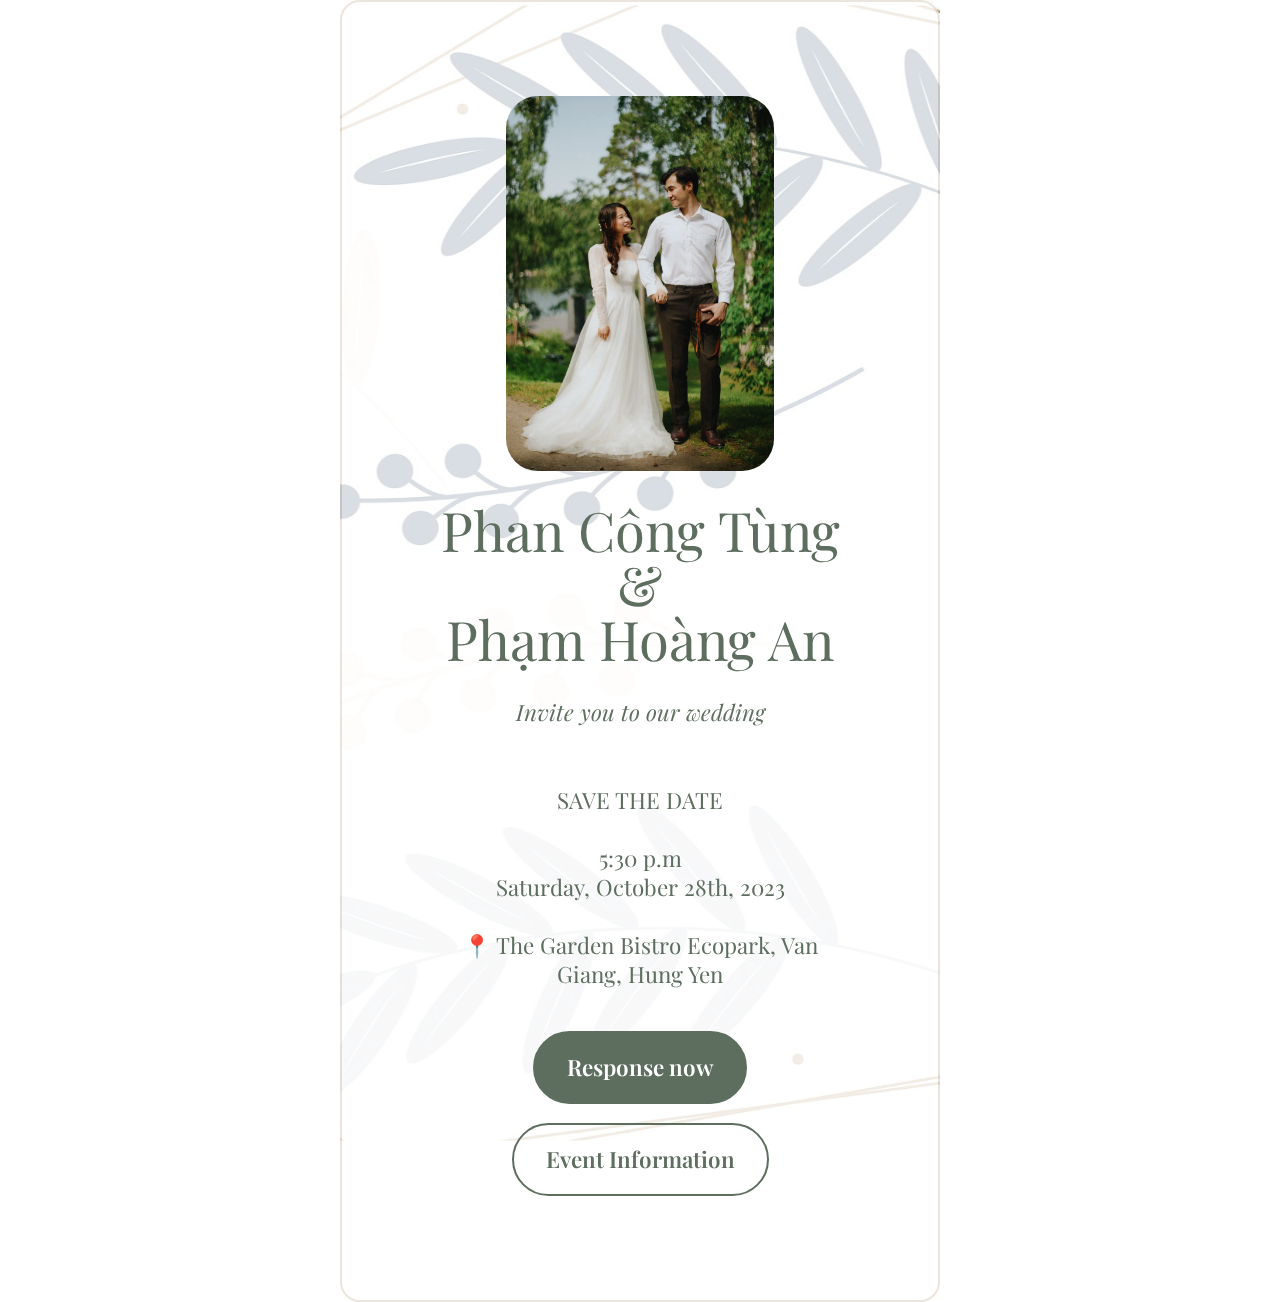
<file: index.html>
<!DOCTYPE html>
<html>

<head>
  <!-- Site made with Mobirise Website Builder v5.9.0, https://mobirise.com -->
  <meta charset="UTF-8">
  <meta http-equiv="X-UA-Compatible" content="IE=edge">
  <meta name="generator" content="Mobirise v5.9.0, mobirise.com">
  <meta name="viewport" content="width=device-width, initial-scale=1, minimum-scale=1">
  <link rel="shortcut icon" href="assets/images/146457-128x128.png" type="image/x-icon">
  <meta name="description" content="">


  <title>Frontpage</title>
  <link rel="stylesheet" href="assets/bootstrap/css/bootstrap.min.css">
  <link rel="stylesheet" href="assets/bootstrap/css/bootstrap-grid.min.css">
  <link rel="stylesheet" href="assets/bootstrap/css/bootstrap-reboot.min.css">
  <link rel="stylesheet" href="assets/parallax/jarallax.css">
  <link rel="stylesheet" href="assets/theme/css/style.css">
  <link rel="preload"
    href="https://fonts.googleapis.com/css?family=Playfair+Display:400,500,600,700,800,900,400i,500i,600i,700i,800i,900i&display=swap"
    as="style" onload="this.onload=null;this.rel='stylesheet'">
  <noscript>
    <link rel="stylesheet"
      href="https://fonts.googleapis.com/css?family=Playfair+Display:400,500,600,700,800,900,400i,500i,600i,700i,800i,900i&display=swap">
  </noscript>
  <link rel="preload" as="style" href="assets/mobirise/css/mbr-additional.css">
  <link rel="stylesheet" href="assets/mobirise/css/mbr-additional.css" type="text/css">




</head>

<body>

  <div class="main-content-wrapper">
    <section data-bs-version="5.1" class="header12 cid-tMr0xqbiCh mbr-parallax-background main-content" id="header12-0">
      <div class="mbr-overlay invitation-layout" style="opacity: 0.8; background-color: rgb(255, 255, 255);"></div>
      <div class="text-center container">
        <div class="row mb-4 justify-content-center">
          <div class="col-12 col-md-6">
            <img class="w-100" src="assets/images/2023-08-08-18.47.33-915x1280.jpg" alt="">
          </div>
        </div>
        <div class="row justify-content-center">
          <div class="col-md-12 col-lg-9">
            <h1 class="mbr-section-title mbr-fonts-style mb-4 display-2">Phan Công Tùng <br>&amp; <br>Phạm Hoàng An</h1>
            <p class="mbr-text mbr-fonts-style mb-4 display-7"><em>
                Invite you to our wedding<br></em><br><br>SAVE THE DATE<br><br>5:30 p.m <br>Saturday, October 28th,
              2023<br><br>📍 The Garden Bistro Ecopark, Van Giang, Hung Yen<br></p>
            <div class="mbr-section-btn mt-4"><a class="btn btn-primary display-7"
                href="https://docs.google.com/forms/d/1Z6UUgmiE51zOVCgma87ySWihM6yQ5Pu80XU4ngGb8Bg"
                target="_blank">Response now</a> <a class="btn btn-primary-outline display-7" href="page1.html">Event
                Information</a></div>
          </div>
        </div>
      </div>
    </section>
  </div>


  <script src="assets/bootstrap/js/bootstrap.bundle.min.js"></script>
  <script src="assets/parallax/jarallax.js"></script>
  <script src="assets/smoothscroll/smooth-scroll.js"></script>
  <script src="assets/ytplayer/index.js"></script>
  <script src="assets/theme/js/script.js"></script>



</body>

</html>
</file>
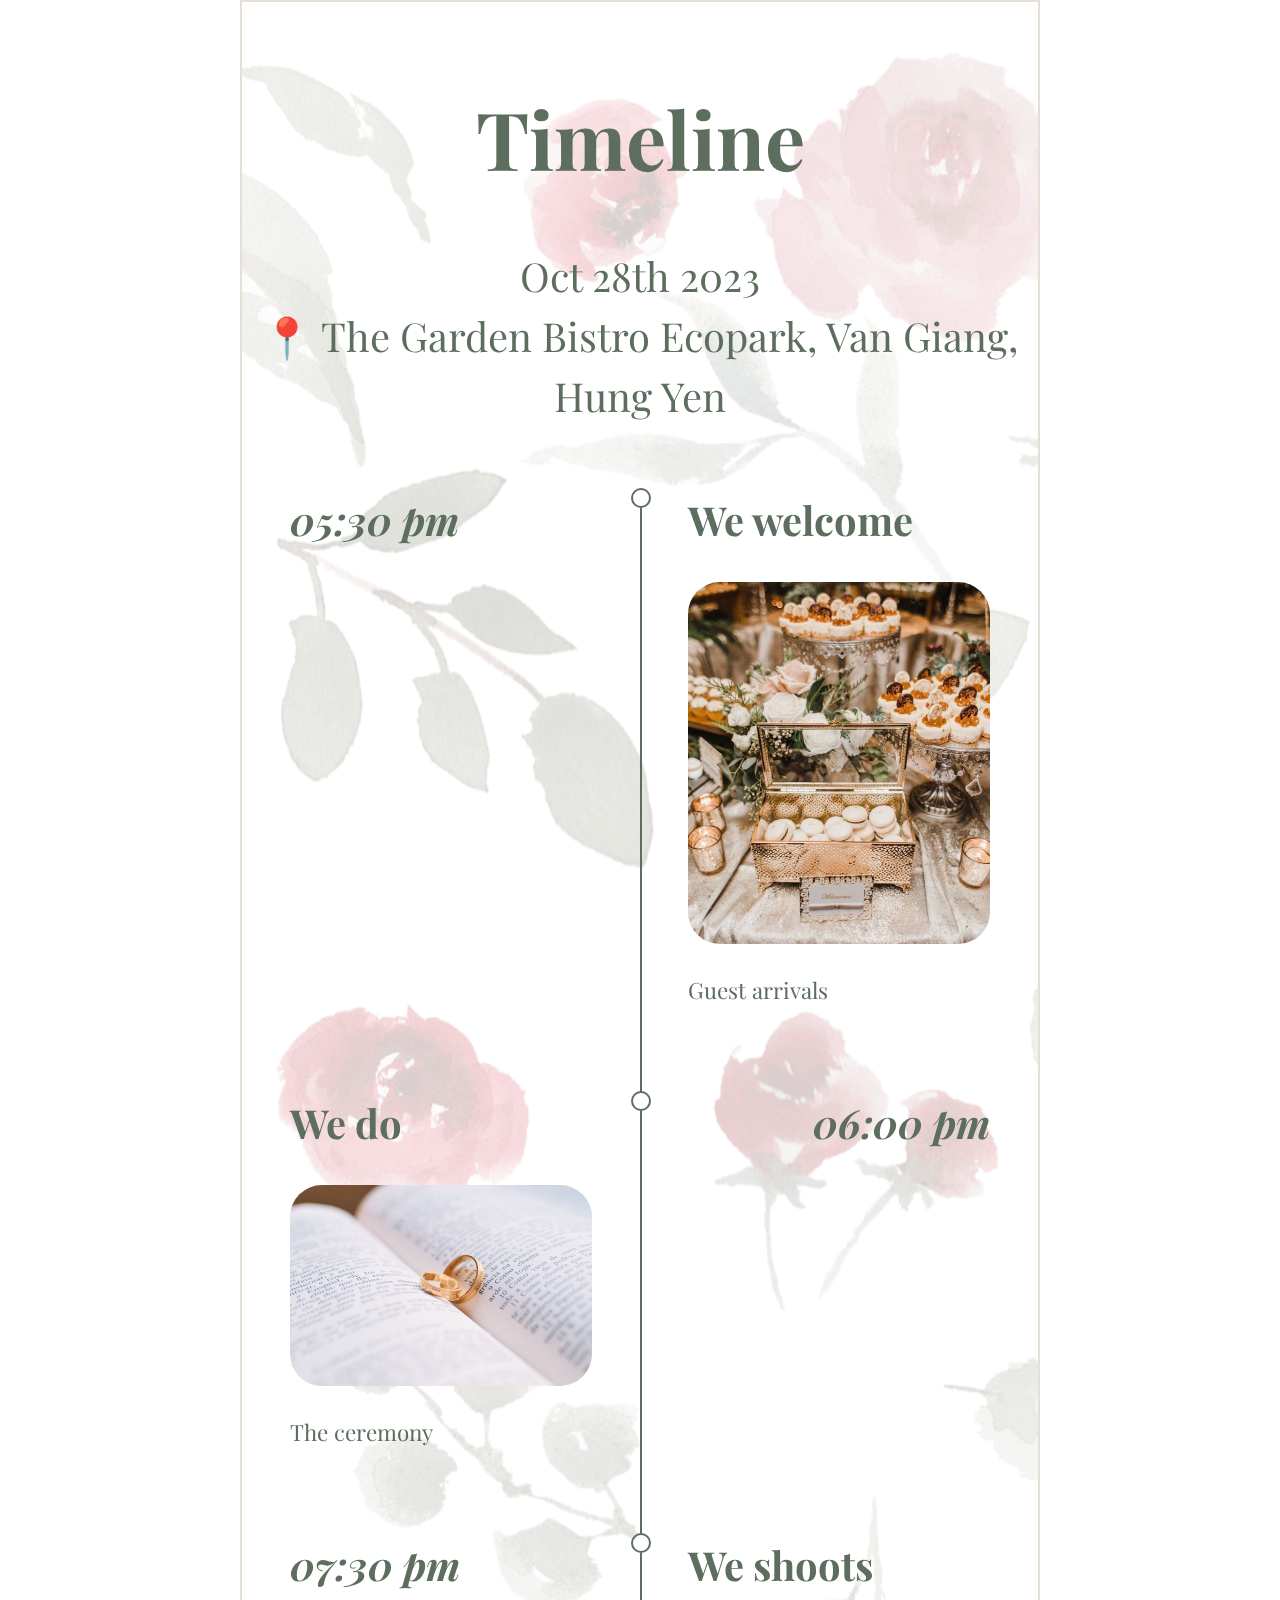
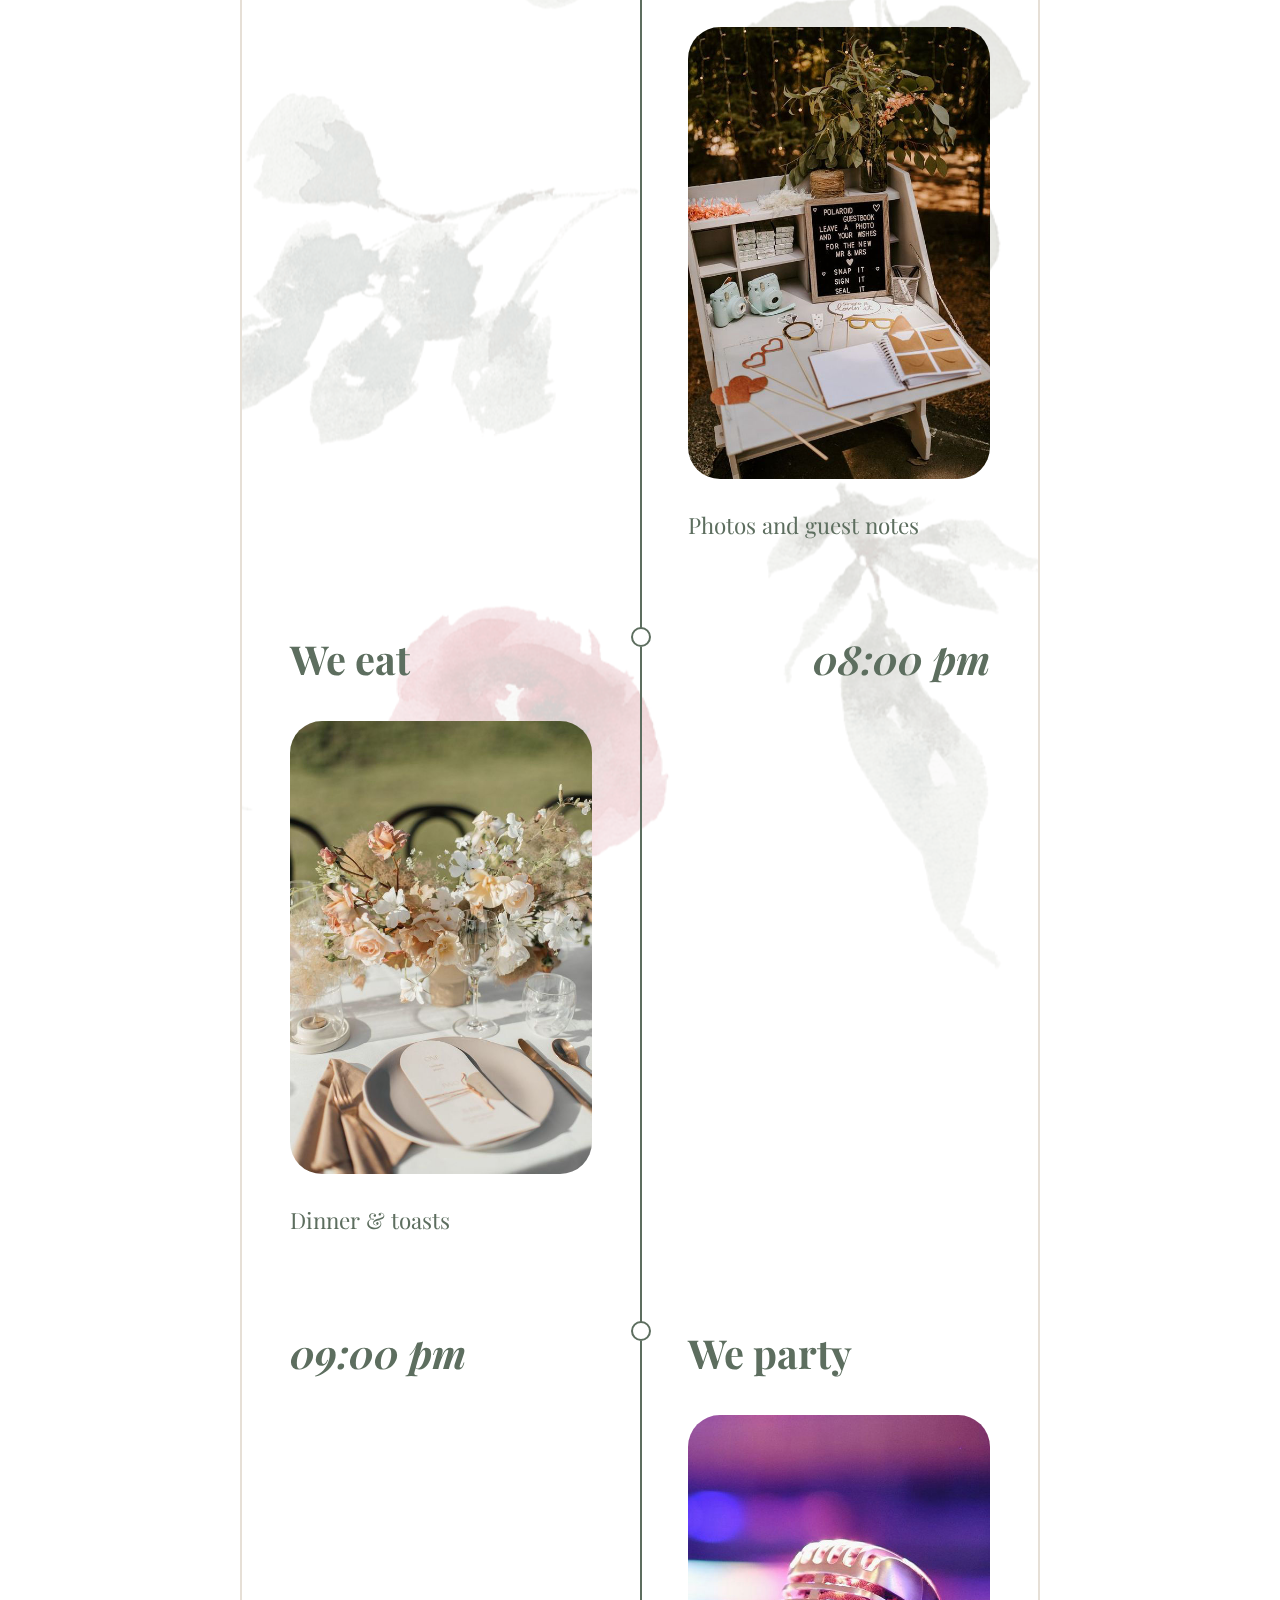
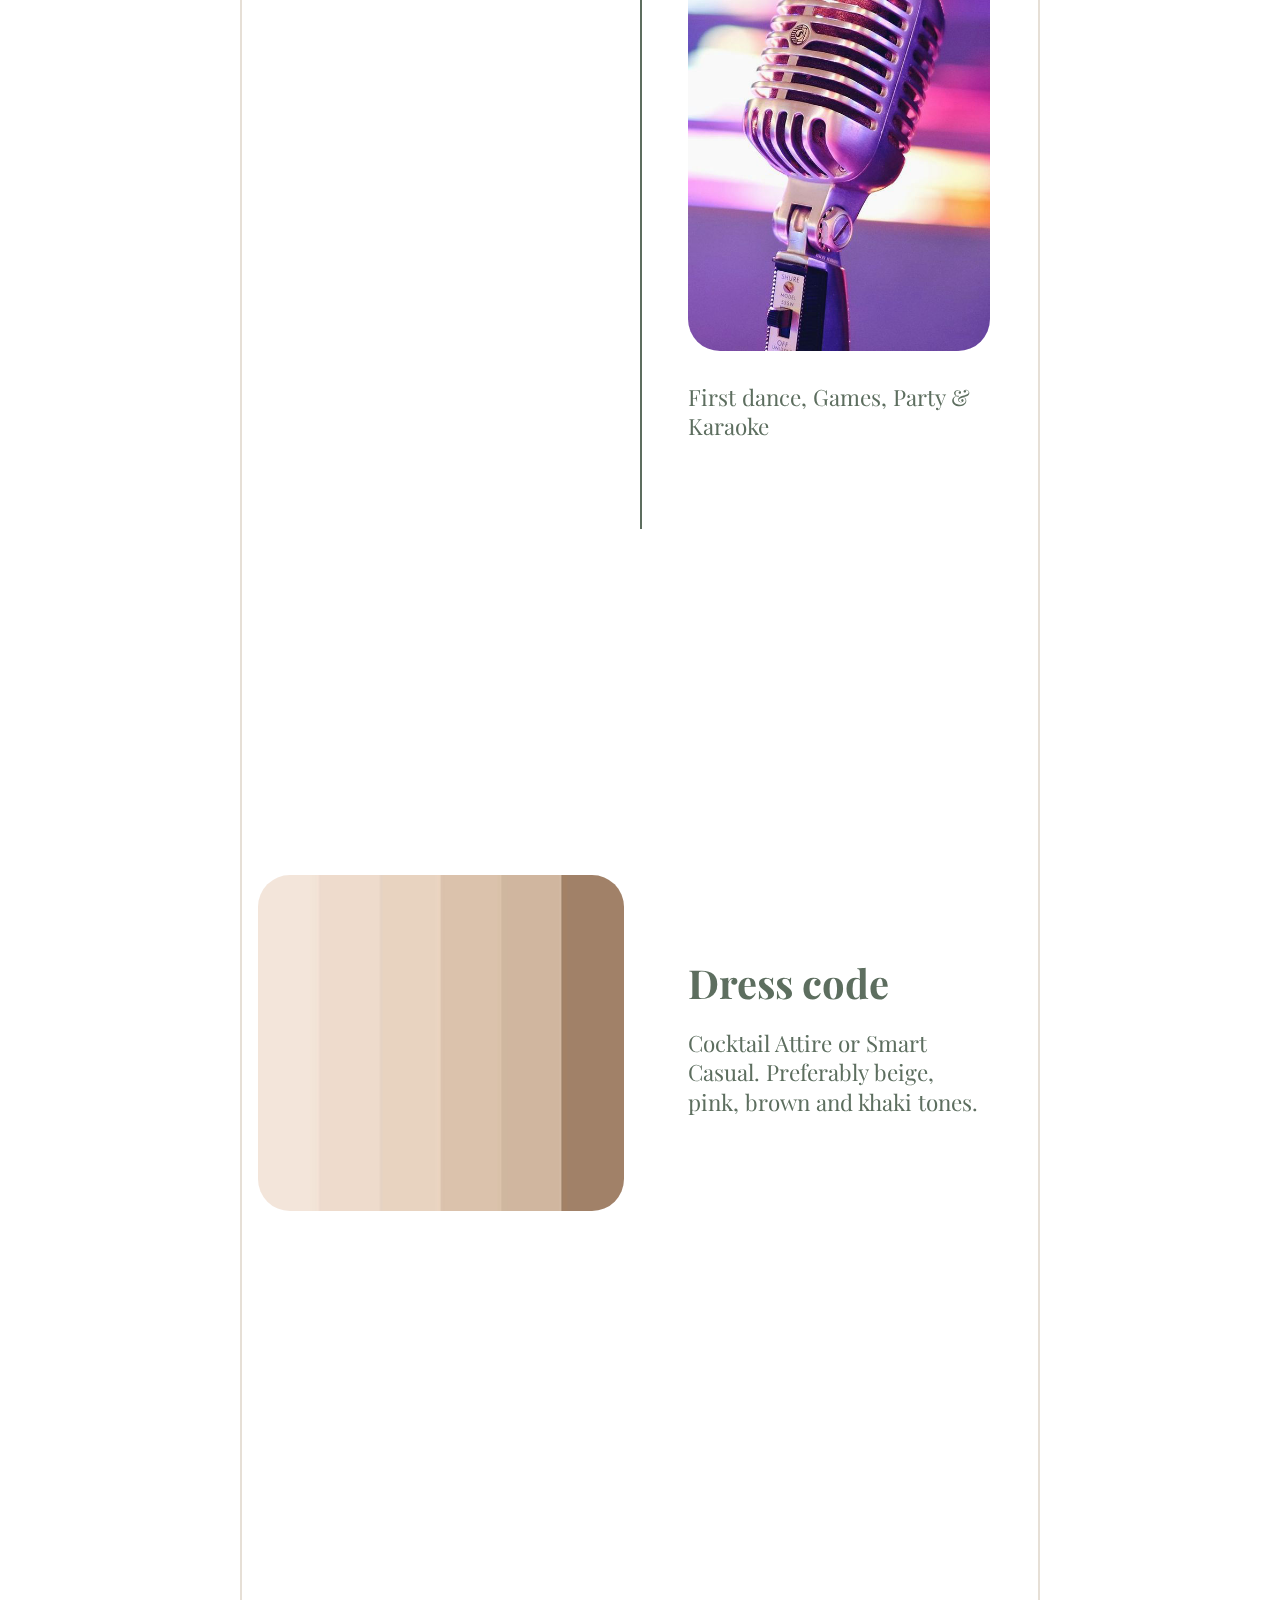
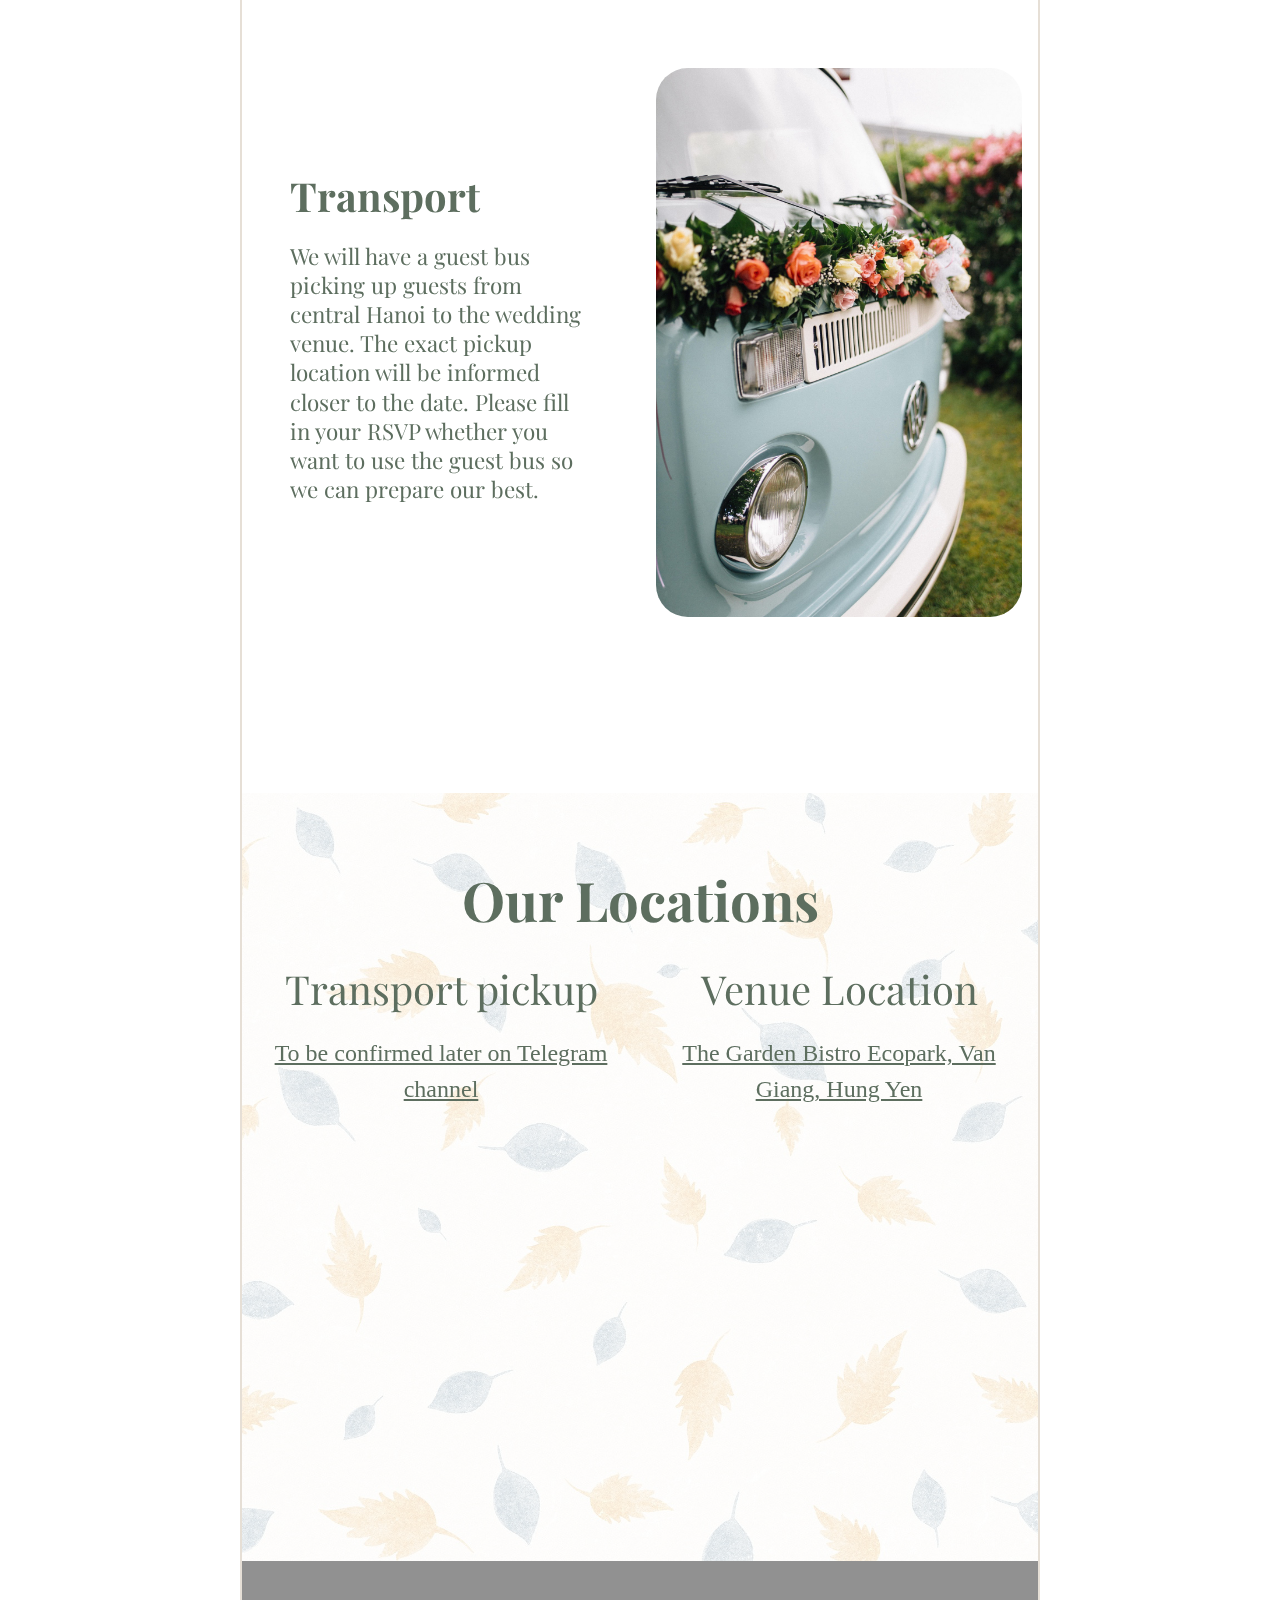
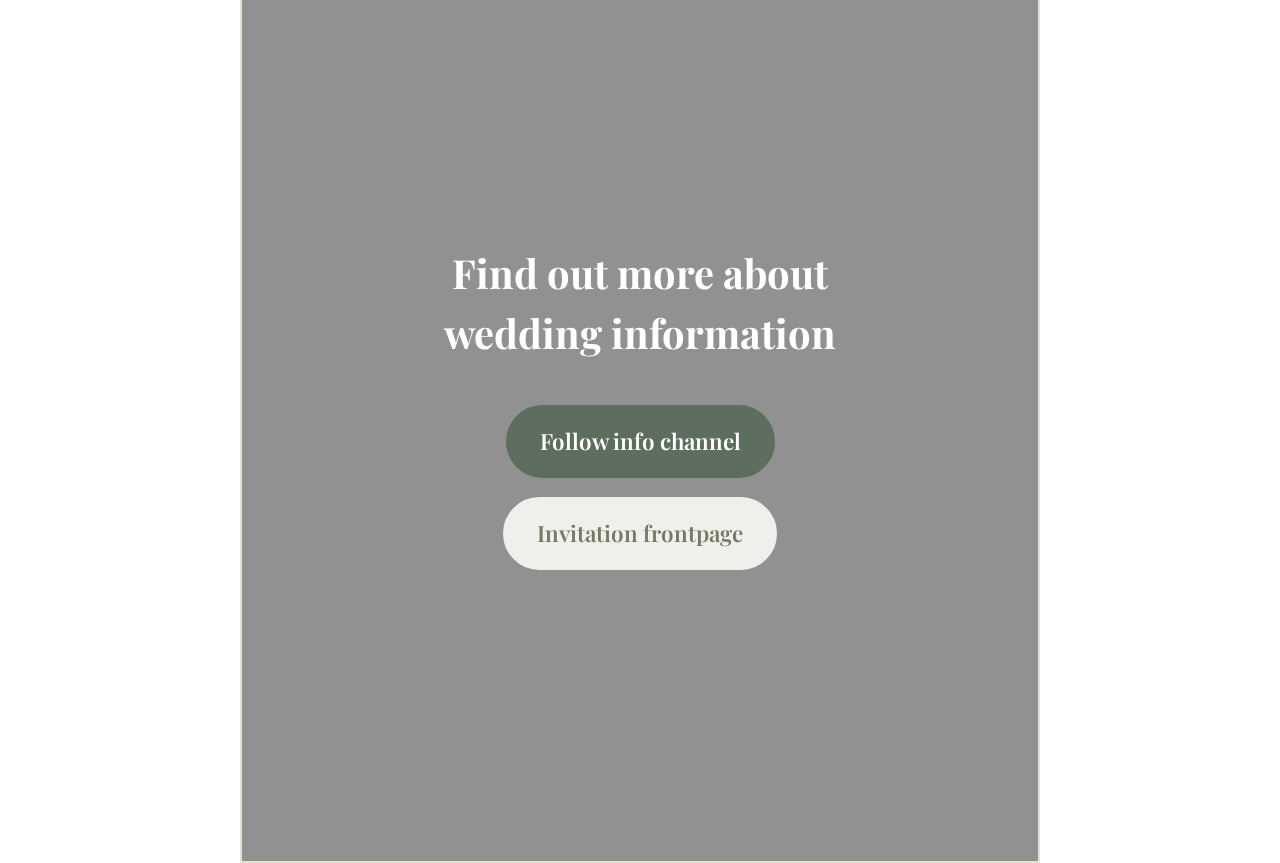
<file: page1.html>
<!DOCTYPE html>
<html>

<head>
    <!-- Site made with Mobirise Website Builder v5.9.0, https://mobirise.com -->
    <meta charset="UTF-8">
    <meta http-equiv="X-UA-Compatible" content="IE=edge">
    <meta name="generator" content="Mobirise v5.9.0, mobirise.com">
    <meta name="viewport" content="width=device-width, initial-scale=1, minimum-scale=1">
    <link rel="shortcut icon" href="assets/images/146457-128x128.png" type="image/x-icon">
    <meta name="description" content="">


    <title>Event Information</title>
    <link rel="stylesheet" href="assets/bootstrap/css/bootstrap.min.css">
    <link rel="stylesheet" href="assets/bootstrap/css/bootstrap-grid.min.css">
    <link rel="stylesheet" href="assets/bootstrap/css/bootstrap-reboot.min.css">
    <link rel="stylesheet" href="assets/parallax/jarallax.css">
    <link rel="stylesheet" href="assets/theme/css/style.css">
    <link rel="preload"
        href="https://fonts.googleapis.com/css?family=Playfair+Display:400,500,600,700,800,900,400i,500i,600i,700i,800i,900i&display=swap"
        as="style" onload="this.onload=null;this.rel='stylesheet'">
    <noscript>
        <link rel="stylesheet"
            href="https://fonts.googleapis.com/css?family=Playfair+Display:400,500,600,700,800,900,400i,500i,600i,700i,800i,900i&display=swap">
    </noscript>
    <link rel="preload" as="style" href="assets/mobirise/css/mbr-additional.css">
    <link rel="stylesheet" href="assets/mobirise/css/mbr-additional.css" type="text/css">




</head>

<body>
    <div class="inner-wrapper">
        <div class="body-inner-second-page">
            <section data-bs-version="5.1" class="timeline1 cid-tMrcsbmBo6 mbr-parallax-background" id="timeline1-4">
                <div class="mbr-overlay" style="opacity: 0.8; background-color: rgb(255, 255, 255);">
                </div>
                <div class="timelines-container container" mbri-timelines="">
                    <div class="mbr-section-head">
                        <h3 class="mbr-section-title mbr-fonts-style align-center mb-0 display-1">
                            <strong>Timeline</strong>
                        </h3>
                        <h4 class="mbr-section-subtitle mbr-fonts-style align-center mb-0 mt-2 display-5"><br>Oct 28th
                            2023<br>📍 The Garden Bistro Ecopark, Van Giang, Hung Yen<br></h4>
                    </div>
                    <div class="row timeline-element mb-2 mt-4">
                        <div class="timeline-date col-12 col-md-6">
                            <div class="timeline-date-wrapper">
                                <p class="mbr-timeline-date mbr-fonts-style display-5"><strong><em>05:30 pm</em></strong></p>
                            </div>
                        </div>
                        <span class="iconBackground"></span>
                        <div class="col-12 col-md-6">
                            <div class="timeline-text-wrapper">
                                <h4 class="mbr-timeline-title mbr-fonts-style mb-4 display-5"><strong>We welcome</strong></h4>
                                <div class="image-wrapper mb-4">
                                    <img src="assets/images/2841bd93390c7ddb9609128abddf17dd-564x846.jpeg"
                                        alt="Mobirise Website Builder" title="">
                                </div>
                                <p class="mbr-text mbr-fonts-style display-7">
                                    Guest arrivals </p>
                            </div>
                        </div>
                    </div>
                    <div class="row timeline-element mb-2">
                        <div class="col-12 col-md-6">
                            <div class="timeline-text-wrapper">
                                <h4 class="mbr-timeline-title mbr-fonts-style mb-4 display-5"><strong>We do</strong></h4>
                                <div class="image-wrapper mb-4">
                                    <img src="assets/images/mbr-1128x750.jpg" alt="Mobirise Website Builder" title="">
                                </div>
                                <p class="mbr-text mbr-fonts-style display-7">
                                    The ceremony</p>
                            </div>
                        </div>
                        <span class="iconBackground"></span>
                        <div class="timeline-date col-12 col-md-6">
                            <div class="timeline-date-wrapper">
                                <p class="mbr-timeline-date mbr-fonts-style display-5"><em><strong>06:00 pm</strong></em></p>
                            </div>
                        </div>
                    </div>
                    <div class="row timeline-element mb-2">
                        <div class="timeline-date col-12 col-md-6">
                            <div class="timeline-date-wrapper">
                                <p class="mbr-timeline-date mbr-fonts-style display-5"><strong><em>07:30 pm</em></strong></p>
                            </div>
                        </div>
                        <span class="iconBackground"></span>
                        <div class="col-12 col-md-6">
                            <div class="timeline-text-wrapper">
                                <h4 class="mbr-timeline-title mbr-fonts-style mb-4 display-5"><strong>We shoots</strong></h4>
                                <div class="image-wrapper mb-4">
                                    <img src="assets/images/e8a9dd8a101f516502ec35e661062fd1-564x845.jpg"
                                        alt="Mobirise Website Builder" title="">
                                </div>
                                <p class="mbr-text mbr-fonts-style display-7">Photos and guest notes</p>
                            </div>
                        </div>
                    </div>
                    <div class="row timeline-element mb-2">
                        <div class="col-12 col-md-6">
                            <div class="timeline-text-wrapper">
                                <h4 class="mbr-timeline-title mbr-fonts-style mb-4 display-5"><strong>We eat</strong></h4>
                                <div class="image-wrapper mb-4">
                                    <img src="assets/images/4a04f863bdd5a072f48568e5d59054c0-564x846.jpg"
                                        alt="Mobirise Website Builder" title="">
                                </div>
                                <p class="mbr-text mbr-fonts-style display-7">Dinner &amp; toasts</p>
                            </div>
                        </div>
                        <span class="iconBackground"></span>
                        <div class="timeline-date col-12 col-md-6">
                            <div class="timeline-date-wrapper">
                                <p class="mbr-timeline-date mbr-fonts-style display-5"><em><strong>08:00 pm</strong></em></p>
                            </div>
                        </div>
                    </div>
                    <div class="row timeline-element mb-2">
                        <div class="timeline-date col-12 col-md-6">
                            <div class="timeline-date-wrapper">
                                <p class="mbr-timeline-date mbr-fonts-style display-5"><em><strong>09:00 pm</strong></em></p>
                            </div>
                        </div>
                        <span class="iconBackground"></span>
                        <div class="col-12 col-md-6">
                            <div class="timeline-text-wrapper">
                                <h4 class="mbr-timeline-title mbr-fonts-style mb-4 display-5"><strong>We party</strong></h4>
                                <div class="image-wrapper mb-4">
                                    <img src="assets/images/968a6e25030b966bbc34898e5aac0963-564x1001.jpg"
                                        alt="Mobirise Website Builder" title="">
                                </div>
                                <p class="mbr-text mbr-fonts-style display-7">First dance, Games, Party &amp; Karaoke</p>
                            </div>
                        </div>
                    </div>
        
        
        
        
        
        
        
                </div>
            </section>
        
            <section data-bs-version="5.1" class="image1 cid-tMrlQVRBQr mbr-fullscreen mbr-parallax-background" id="image1-6">
        
        
        
                <div class="mbr-overlay" style="opacity: 0.7; background-color: rgb(255, 255, 255);">
                </div>
        
                <div class="container">
                    <div class="row align-items-center">
                        <div class="col-12 col-lg-6">
                            <div class="image-wrapper">
                                <img src="assets/images/542212c6769b202f97f95f824bfad482-564x802.jpeg"
                                    alt="Mobirise Website Builder">
        
                            </div>
                        </div>
                        <div class="col-12 col-lg">
                            <div class="text-wrapper">
                                <h3 class="mbr-section-title mbr-fonts-style mb-3 display-5">
                                    <strong>Dress code</strong>
                                </h3>
                                <p class="mbr-text mbr-fonts-style display-7">
                                    Cocktail Attire or Smart Casual. Preferably beige, pink, brown and khaki tones.</p>
                            </div>
                        </div>
                    </div>
                </div>
            </section>
        
            <section data-bs-version="5.1" class="image2 cid-tMrpoWAzRN mbr-fullscreen mbr-parallax-background" id="image2-7">
        
        
        
                <div class="mbr-overlay" style="opacity: 0.9; background-color: rgb(255, 255, 255);">
                </div>
        
                <div class="container">
                    <div class="row align-items-center">
                        <div class="col-12 col-lg-6">
                            <div class="image-wrapper">
                                <img src="assets/images/mbr-1256x1884.jpg" alt="">
        
                            </div>
                        </div>
                        <div class="col-12 col-lg">
                            <div class="text-wrapper">
                                <h3 class="mbr-section-title mbr-fonts-style mb-3 display-5">
                                    <strong>Transport</strong>
                                </h3>
                                <p class="mbr-text mbr-fonts-style display-7">
                                    We will have a guest bus picking up guests from central Hanoi to the wedding venue. The
                                    exact pickup location will be informed closer to the date. Please fill in your RSVP whether
                                    you want to use the guest bus so we can prepare our best.</p>
                            </div>
                        </div>
                    </div>
                </div>
            </section>
        
            <section data-bs-version="5.1" class="map3 cid-tMrqhCDvfT" id="map3-8">
                <div class="mbr-overlay" style="opacity: 0.8; background-color: rgb(255, 255, 255);">
                </div>
        
                <div class="container">
                    <div class="row">
                        <div class="col-12">
                            <h3 class="mbr-section-title mb-4 align-center mbr-fonts-style display-2"><strong>Our
                                    Locations</strong></h3>
                        </div>
                        <div class="col-12 col-lg-6">
                            <h4 class="mbr-section-subtitle mb-3 align-center mbr-fonts-style display-5">Transport pickup</h4>
                            <a href="https://maps.app.goo.gl/ids44NRFFJ2y563Q6">
                                <div class="transport-map"><a href="https://maps.app.goo.gl/PtxePKqtyU4en2GA7" target="_blank">To be confirmed later on Telegram channel</a></div>
                            </a>
                            <br>
                            <div class="google-map">
                                <iframe
                                    src="https://www.google.com/maps/embed?pb=!1m18!1m12!1m3!1d931.1481570734245!2d105.84616056957732!3d21.008960698789746!2m3!1f0!2f0!3f0!3m2!1i1024!2i768!4f13.1!3m3!1m2!1s0x3135ab8a1e659637%3A0x56304819a7bd30da!2zNjUgUC4gVsOibiBI4buTIDMsIEzDqiDEkOG6oWkgSMOgbmgsIEhhaSBCw6AgVHLGsG5nLCBIw6AgTuG7mWkgMTAwMDAwLCBWaeG7h3QgTmFt!5e0!3m2!1svi!2s!4v1695491918169!5m2!1svi!2s"
                                    width="600" height="450" style="border:0;" allowfullscreen="" loading="lazy"
                                    referrerpolicy="no-referrer-when-downgrade"></iframe>
                            </div>
                        </div>
                        <div class="col-12 col-lg-6">
                            <h4 class="mbr-section-subtitle mb-3 mt-5 mt-lg-0 align-center mbr-fonts-style display-5">Venue
                                Location</h4>
                            
                                <div class="transport-map"><a href="https://maps.app.goo.gl/Bn5tCfJ5LvtLgR9c8" target="_blank">The Garden Bistro Ecopark, Van Giang, Hung Yen</a></div>
                            </a>
                            <br>
                            <div class="google-map"><iframe
                                    src="https://www.google.com/maps/embed?pb=!1m18!1m12!1m3!1d3725.6503163376456!2d105.92373977519796!3d20.96655348066727!2m3!1f0!2f0!3f0!3m2!1i1024!2i768!4f13.1!3m3!1m2!1s0x3135af2b74606bd5%3A0x7a57553286e0bac4!2sThe%20Garden%20Bistro!5e0!3m2!1svi!2s!4v1695491418070!5m2!1svi!2s"
                                    width="600" height="450" style="border:0;" allowfullscreen="" loading="lazy"
                                    referrerpolicy="no-referrer-when-downgrade"></iframe></div>
                        </div>
                    </div>
                </div>
            </section>
        
            <section data-bs-version="5.1" class="header09 cid-tMrrDvZITb mbr-fullscreen mbr-parallax-background"
                id="header09-9">
        
                <div class="mbr-overlay"></div>
                <div class="container">
                    <div class="row">
                        <div class="content-wrap col-12 col-md-8">
                            <h1 class="mbr-section-title mbr-fonts-style mbr-white mb-4 display-5">
                                <strong>Find out more about wedding information</strong>
                            </h1>
                            <div class="mbr-section-btn">
                                <a class="hidden btn btn-primary display-7"
                                    href="https://tunglatui94.github.io/tru-truy-wedding/">Our wedding website</a>
                                <a class="btn btn-primary display-7" href="https://t.me/+1Wv3WqVDRI45Y2M0"
                                    target="_blank">Follow info channel</a>
                                <a class="btn btn-white display-7" href="index.html">Invitation frontpage</a>
                            </div>
                        </div>
                    </div>
                </div>
            </section>
        </div>
    </div>


    <script src="assets/bootstrap/js/bootstrap.bundle.min.js"></script>
    <script src="assets/parallax/jarallax.js"></script>
    <script src="assets/smoothscroll/smooth-scroll.js"></script>
    <script src="assets/ytplayer/index.js"></script>
    <script src="assets/theme/js/script.js"></script>



</body>

</html>
</file>
<file: assets/parallax/jarallax.css>
.jarallax {
    position: relative;
    z-index: 0;
}
.jarallax > .jarallax-img {
    position: absolute;
    object-fit: cover;
    /* support for plugin https://github.com/bfred-it/object-fit-images */
    font-family: 'object-fit: cover;';
    top: 0;
    left: 0;
    width: 100%;
    height: 100%;
    z-index: -1;
}
</file>
<file: assets/theme/css/style.css>
@charset "UTF-8";
section {
  background-color: #ffffff;
}

body {
  font-style: normal;
  line-height: 1.5;
  font-weight: 400;
  color: #232323;
  position: relative;
}

button {
  background-color: transparent;
  border-color: transparent;
}

.embla__button,
.carousel-control {
  background-color: #edefea !important;
  opacity: 0.8 !important;
  color: #464845 !important;
  border-color: #edefea !important;
}

.carousel .close,
.modalWindow .close {
  background-color: #edefea !important;
  color: #464845 !important;
  border-color: #edefea !important;
  opacity: 0.8 !important;
}

.carousel .close:hover,
.modalWindow .close:hover {
  opacity: 1 !important;
}

.carousel-indicators li {
  background-color: #edefea !important;
  border: 2px solid #464845 !important;
}

.carousel-indicators li:hover,
.carousel-indicators li:active {
  opacity: 0.8 !important;
}

.embla__button:hover,
.carousel-control:hover {
  background-color: #edefea !important;
  opacity: 1 !important;
}

.modalWindow-video-container {
  height: 80%;
}

section,
.container,
.container-fluid {
  position: relative;
  word-wrap: break-word;
}

a.mbr-iconfont:hover {
  text-decoration: none;
}

.article .lead p,
.article .lead ul,
.article .lead ol,
.article .lead pre,
.article .lead blockquote {
  margin-bottom: 0;
}

a {
  font-style: normal;
  font-weight: 400;
  cursor: pointer;
}
a, a:hover {
  text-decoration: none;
}

.mbr-section-title {
  font-style: normal;
  line-height: 1.3;
}

.mbr-section-subtitle {
  line-height: 1.3;
}

.mbr-text {
  font-style: normal;
  line-height: 1.7;
}

h1,
h2,
h3,
h4,
h5,
h6,
.display-1,
.display-2,
.display-4,
.display-5,
.display-7,
span,
p,
a {
  line-height: 1;
  word-break: break-word;
  word-wrap: break-word;
  font-weight: 400;
}

b,
strong {
  font-weight: bold;
}

input:-webkit-autofill, input:-webkit-autofill:hover, input:-webkit-autofill:focus, input:-webkit-autofill:active {
  transition-delay: 9999s;
  -webkit-transition-property: background-color, color;
  transition-property: background-color, color;
}

textarea[type=hidden] {
  display: none;
}

section {
  background-position: 50% 50%;
  background-repeat: no-repeat;
  background-size: cover;
}
section .mbr-background-video,
section .mbr-background-video-preview {
  position: absolute;
  bottom: 0;
  left: 0;
  right: 0;
  top: 0;
}

.hidden {
  visibility: hidden;
}

.mbr-z-index20 {
  z-index: 20;
}

/*! Base colors */
.mbr-white {
  color: #ffffff;
}

.mbr-black {
  color: #111111;
}

.mbr-bg-white {
  background-color: #ffffff;
}

.mbr-bg-black {
  background-color: #000000;
}

/*! Text-aligns */
.align-left {
  text-align: left;
}

.align-center {
  text-align: center;
}

.align-right {
  text-align: right;
}

/*! Font-weight  */
.mbr-light {
  font-weight: 300;
}

.mbr-regular {
  font-weight: 400;
}

.mbr-semibold {
  font-weight: 500;
}

.mbr-bold {
  font-weight: 700;
}

/*! Media  */
.media-content {
  flex-basis: 100%;
}

.media-container-row {
  display: flex;
  flex-direction: row;
  flex-wrap: wrap;
  justify-content: center;
  align-content: center;
  align-items: start;
}
.media-container-row .media-size-item {
  width: 400px;
}

.media-container-column {
  display: flex;
  flex-direction: column;
  flex-wrap: wrap;
  justify-content: center;
  align-content: center;
  align-items: stretch;
}
.media-container-column > * {
  width: 100%;
}

@media (min-width: 992px) {
  .media-container-row {
    flex-wrap: nowrap;
  }
}
figure {
  margin-bottom: 0;
  overflow: hidden;
}

figure[mbr-media-size] {
  transition: width 0.1s;
}

img,
iframe {
  display: block;
  width: 100%;
}

.card {
  background-color: transparent;
  border: none;
}

.card-box {
  width: 100%;
}

.card-img {
  text-align: center;
  flex-shrink: 0;
  -webkit-flex-shrink: 0;
}

.media {
  max-width: 100%;
  margin: 0 auto;
}

.mbr-figure {
  align-self: center;
}

.media-container > div {
  max-width: 100%;
}

.mbr-figure img,
.card-img img {
  width: 100%;
}

@media (max-width: 991px) {
  .media-size-item {
    width: auto !important;
  }
  .media {
    width: auto;
  }
  .mbr-figure {
    width: 100% !important;
  }
}
/*! Buttons */
.mbr-section-btn {
  margin-left: -0.6rem;
  margin-right: -0.6rem;
  font-size: 0;
}

.btn {
  font-weight: 600;
  border-width: 1px;
  font-style: normal;
  margin: 0.6rem 0.6rem;
  white-space: normal;
  transition: all 0.2s ease-in-out;
  display: inline-flex;
  align-items: center;
  justify-content: center;
  word-break: break-word;
}

.btn-sm {
  font-weight: 600;
  letter-spacing: 0px;
  transition: all 0.3s ease-in-out;
}

.btn-md {
  font-weight: 600;
  letter-spacing: 0px;
  transition: all 0.3s ease-in-out;
}

.btn-lg {
  font-weight: 600;
  letter-spacing: 0px;
  transition: all 0.3s ease-in-out;
}

.btn-form {
  margin: 0;
}
.btn-form:hover {
  cursor: pointer;
}

nav .mbr-section-btn {
  margin-left: 0rem;
  margin-right: 0rem;
}

/*! Btn icon margin */
.btn .mbr-iconfont,
.btn.btn-sm .mbr-iconfont {
  order: 1;
  cursor: pointer;
  margin-left: 0.5rem;
  vertical-align: sub;
}

.btn.btn-md .mbr-iconfont,
.btn.btn-md .mbr-iconfont {
  margin-left: 0.8rem;
}

.mbr-regular {
  font-weight: 400;
}

.mbr-semibold {
  font-weight: 500;
}

.mbr-bold {
  font-weight: 700;
}

[type=submit] {
  -webkit-appearance: none;
}

/*! Full-screen */
.mbr-fullscreen .mbr-overlay {
  min-height: 100vh;
}

.mbr-fullscreen {
  display: flex;
  display: -moz-flex;
  display: -ms-flex;
  display: -o-flex;
  align-items: center;
  min-height: 100vh;
  padding-top: 3rem;
  padding-bottom: 3rem;
}

/*! Map */
.map {
  height: 25rem;
  position: relative;
}
.map iframe {
  width: 100%;
  height: 100%;
}

/*! Scroll to top arrow */
.mbr-arrow-up {
  bottom: 25px;
  right: 90px;
  position: fixed;
  text-align: right;
  z-index: 5000;
  color: #ffffff;
  font-size: 22px;
}

.mbr-arrow-up a {
  background: rgba(0, 0, 0, 0.2);
  border-radius: 50%;
  color: #fff;
  display: inline-block;
  height: 60px;
  width: 60px;
  border: 2px solid #fff;
  outline-style: none !important;
  position: relative;
  text-decoration: none;
  transition: all 0.3s ease-in-out;
  cursor: pointer;
  text-align: center;
}
.mbr-arrow-up a:hover {
  background-color: rgba(0, 0, 0, 0.4);
}
.mbr-arrow-up a i {
  line-height: 60px;
}

.mbr-arrow-up-icon {
  display: block;
  color: #fff;
}

.mbr-arrow-up-icon::before {
  content: "›";
  display: inline-block;
  font-family: serif;
  font-size: 22px;
  line-height: 1;
  font-style: normal;
  position: relative;
  top: 6px;
  left: -4px;
  transform: rotate(-90deg);
}

/*! Arrow Down */
.mbr-arrow {
  position: absolute;
  bottom: 45px;
  left: 50%;
  width: 60px;
  height: 60px;
  cursor: pointer;
  background-color: rgba(80, 80, 80, 0.5);
  border-radius: 50%;
  transform: translateX(-50%);
}
@media (max-width: 767px) {
  .mbr-arrow {
    display: none;
  }
}
.mbr-arrow > a {
  display: inline-block;
  text-decoration: none;
  outline-style: none;
  animation: arrowdown 1.7s ease-in-out infinite;
  color: #ffffff;
}
.mbr-arrow > a > i {
  position: absolute;
  top: -2px;
  left: 15px;
  font-size: 2rem;
}

#scrollToTop a i::before {
  content: "";
  position: absolute;
  display: block;
  border-bottom: 2.5px solid #fff;
  border-left: 2.5px solid #fff;
  width: 27.8%;
  height: 27.8%;
  left: 50%;
  top: 51%;
  transform: translateY(-30%) translateX(-50%) rotate(135deg);
}

@keyframes arrowdown {
  0% {
    transform: translateY(0px);
  }
  50% {
    transform: translateY(-5px);
  }
  100% {
    transform: translateY(0px);
  }
}
@media (max-width: 500px) {
  .mbr-arrow-up {
    left: 0;
    right: 0;
    text-align: center;
  }
}
/*Gradients animation*/
@keyframes gradient-animation {
  from {
    background-position: 0% 100%;
    animation-timing-function: ease-in-out;
  }
  to {
    background-position: 100% 0%;
    animation-timing-function: ease-in-out;
  }
}
.bg-gradient {
  background-size: 200% 200%;
  animation: gradient-animation 5s infinite alternate;
  -webkit-animation: gradient-animation 5s infinite alternate;
}

.menu .navbar-brand {
  display: -webkit-flex;
}
.menu .navbar-brand span {
  display: flex;
  display: -webkit-flex;
}
.menu .navbar-brand .navbar-caption-wrap {
  display: -webkit-flex;
}
.menu .navbar-brand .navbar-logo img {
  display: -webkit-flex;
  width: auto;
}
@media (min-width: 768px) and (max-width: 991px) {
  .menu .navbar-toggleable-sm .navbar-nav {
    display: -ms-flexbox;
  }
}
@media (max-width: 991px) {
  .menu .navbar-collapse {
    max-height: 93.5vh;
  }
  .menu .navbar-collapse.show {
    overflow: auto;
  }
}
@media (min-width: 992px) {
  .menu .navbar-nav.nav-dropdown {
    display: -webkit-flex;
  }
  .menu .navbar-toggleable-sm .navbar-collapse {
    display: -webkit-flex !important;
  }
  .menu .collapsed .navbar-collapse {
    max-height: 93.5vh;
  }
  .menu .collapsed .navbar-collapse.show {
    overflow: auto;
  }
}
@media (max-width: 767px) {
  .menu .navbar-collapse {
    max-height: 80vh;
  }
}

.nav-link .mbr-iconfont {
  margin-right: 0.5rem;
}

.navbar {
  display: -webkit-flex;
  -webkit-flex-wrap: wrap;
  -webkit-align-items: center;
  -webkit-justify-content: space-between;
}

.navbar-collapse {
  -webkit-flex-basis: 100%;
  -webkit-flex-grow: 1;
  -webkit-align-items: center;
}

.nav-dropdown .link {
  padding: 0.667em 1.667em !important;
  margin: 0 !important;
}

.nav {
  display: -webkit-flex;
  -webkit-flex-wrap: wrap;
}

.row {
  display: -webkit-flex;
  -webkit-flex-wrap: wrap;
}

.justify-content-center {
  -webkit-justify-content: center;
}

.form-inline {
  display: -webkit-flex;
}

.card-wrapper {
  -webkit-flex: 1;
}

.carousel-control {
  z-index: 10;
  display: -webkit-flex;
}

.carousel-controls {
  display: -webkit-flex;
}

.media {
  display: -webkit-flex;
}

.form-group:focus {
  outline: none;
}

.jq-selectbox__select {
  padding: 7px 0;
  position: relative;
}

.jq-selectbox__dropdown {
  overflow: hidden;
  border-radius: 10px;
  position: absolute;
  top: 100%;
  left: 0 !important;
  width: 100% !important;
}

.jq-selectbox__trigger-arrow {
  right: 0;
  transform: translateY(-50%);
}

.jq-selectbox li {
  padding: 1.07em 0.5em;
}

input[type=range] {
  padding-left: 0 !important;
  padding-right: 0 !important;
}

.modal-dialog,
.modal-content {
  height: 100%;
}

.modal-dialog .carousel-inner {
  height: calc(100vh - 1.75rem);
}
@media (max-width: 575px) {
  .modal-dialog .carousel-inner {
    height: calc(100vh - 1rem);
  }
}

.carousel-item {
  text-align: center;
}

.carousel-item img {
  margin: auto;
}

.navbar-toggler {
  align-self: flex-start;
  padding: 0.25rem 0.75rem;
  font-size: 1.25rem;
  line-height: 1;
  background: transparent;
  border: 1px solid transparent;
  border-radius: 0.25rem;
}

.navbar-toggler:focus,
.navbar-toggler:hover {
  text-decoration: none;
  box-shadow: none;
}

.navbar-toggler-icon {
  display: inline-block;
  width: 1.5em;
  height: 1.5em;
  vertical-align: middle;
  content: "";
  background: no-repeat center center;
  background-size: 100% 100%;
}

.navbar-toggler-left {
  position: absolute;
  left: 1rem;
}

.navbar-toggler-right {
  position: absolute;
  right: 1rem;
}

.card-img {
  width: auto;
}

.menu .navbar.collapsed:not(.beta-menu) {
  flex-direction: column;
}

.carousel-item.active,
.carousel-item-next,
.carousel-item-prev {
  display: flex;
}

.note-air-layout .dropup .dropdown-menu,
.note-air-layout .navbar-fixed-bottom .dropdown .dropdown-menu {
  bottom: initial !important;
}

html,
body {
  height: auto;
  min-height: 100vh;
}

.dropup .dropdown-toggle::after {
  display: none;
}

.form-asterisk {
  font-family: initial;
  position: absolute;
  top: -2px;
  font-weight: normal;
}

.form-control-label {
  position: relative;
  cursor: pointer;
  margin-bottom: 0.357em;
  padding: 0;
}

.alert {
  color: #ffffff;
  border-radius: 0;
  border: 0;
  font-size: 1.1rem;
  line-height: 1.5;
  margin-bottom: 1.875rem;
  padding: 1.25rem;
  position: relative;
  text-align: center;
}
.alert.alert-form::after {
  background-color: inherit;
  bottom: -7px;
  content: "";
  display: block;
  height: 14px;
  left: 50%;
  margin-left: -7px;
  position: absolute;
  transform: rotate(45deg);
  width: 14px;
}

.form-control {
  background-color: #ffffff;
  background-clip: border-box;
  color: #232323;
  line-height: 1rem !important;
  height: auto;
  padding: 1.2rem 2rem;
  transition: border-color 0.25s ease 0s;
  border: 1px solid transparent !important;
  border-radius: 4px;
  box-shadow: rgba(0, 0, 0, 0.07) 0px 1px 1px 0px, rgba(0, 0, 0, 0.07) 0px 1px 3px 0px, rgba(0, 0, 0, 0.03) 0px 0px 0px 1px;
}
.form-active .form-control:invalid {
  border-color: red;
}

.row > * {
  padding-right: 1rem;
  padding-left: 1rem;
}

form .row {
  margin-left: -0.6rem;
  margin-right: -0.6rem;
}
form .row [class*=col] {
  padding-left: 0.6rem;
  padding-right: 0.6rem;
}

form .mbr-section-btn {
  padding-left: 0.6rem;
  padding-right: 0.6rem;
}

form .form-check-input {
  margin-top: 0.5;
}

textarea.form-control {
  line-height: 1.5rem !important;
}

.form-group {
  margin-bottom: 1.2rem;
}

.form-control,
form .btn {
  min-height: 48px;
}

.gdpr-block label span.textGDPR input[name=gdpr] {
  top: 7px;
}

.form-control:focus {
  box-shadow: none;
}

:focus {
  outline: none;
}

.mbr-overlay {
  background-color: #000;
  bottom: 0;
  left: 0;
  opacity: 0.5;
  position: absolute;
  right: 0;
  top: 0;
  z-index: 0;
  pointer-events: none;
}

blockquote {
  font-style: italic;
  padding: 3rem;
  font-size: 1.09rem;
  position: relative;
  border-left: 3px solid;
}

ul,
ol,
pre,
blockquote {
  margin-bottom: 2.3125rem;
}

.mt-4 {
  margin-top: 2rem !important;
}

.mb-4 {
  margin-bottom: 2rem !important;
}

.container,
.container-fluid {
  padding-left: 16px;
  padding-right: 16px;
}

.row {
  margin-left: -16px;
  margin-right: -16px;
}
.row > [class*=col] {
  padding-left: 16px;
  padding-right: 16px;
}

@media (min-width: 992px) {
  .container-fluid {
    padding-left: 32px;
    padding-right: 32px;
  }
}
@media (max-width: 991px) {
  .mbr-container {
    padding-left: 16px;
    padding-right: 16px;
  }
}
.app-video-wrapper > img {
  opacity: 1;
}

.app-video-wrapper {
  background: transparent;
}

.item {
  position: relative;
}

.dropdown-menu .dropdown-menu {
  left: 100%;
}

.dropdown-item + .dropdown-menu {
  display: none;
}

.dropdown-item:hover + .dropdown-menu,
.dropdown-menu:hover {
  display: block;
}

@media (min-aspect-ratio: 16/9) {
  .mbr-video-foreground {
    height: 300% !important;
    top: -100% !important;
  }
}
@media (max-aspect-ratio: 16/9) {
  .mbr-video-foreground {
    width: 300% !important;
    left: -100% !important;
  }
}.engine {
	position: absolute;
	text-indent: -2400px;
	text-align: center;
	padding: 0;
	top: 0;
	left: -2400px;
}
.hidden {
  display: none;
}

/* Tung additional code */
/* Main page */
.main-content {
  max-width: 600px;
}
.main-content-wrapper {
  display: flex;
  justify-content: center; /* Center the .centered-div horizontally */
  align-items: center; /* Center the .centered-div vertically */
}
.invitation-layout {
  border: 2px solid #e6dfd6;
  border-radius: 20px;
}

@media (max-width: 767px) {
  body .cid-tMrcsbmBo6 .row:nth-child(even) {
      flex-direction: unset;
  }
  .cid-tMrcsbmBo6 .row:nth-child(odd) {
    flex-direction: column-reverse;
  }
}

/* Second page */
.inner-wrapper {
  display: flex;
  justify-content: center; /* Center the .centered-div horizontally */
  align-items: center; /* Center the .centered-div vertically */
}
.body-inner-second-page {
  max-width: 800px;
  border: 2px solid #e6dfd6;
}

.transport-map a {
  text-decoration: underline;
}
</file>
<file: assets/mobirise/css/mbr-additional.css>
.btn {
  border-width: 2px;
}
img,
.card-wrap,
.card-wrapper,
.video-wrapper,
.mbr-figure iframe,
.google-map iframe,
.slide-content,
.plan,
.card,
.item-wrapper {
  border-radius: 2rem !important;
}

.transport-map {
  text-align: center;
  font-size: 1.5rem;
  font-style: italic;
}

.video-wrapper {
  overflow: hidden;
}
body {
  font-family: Inter Tight;
}
.display-1 {
  font-family: 'Playfair Display', serif;
  font-size: 5rem;
  line-height: 1;
}
.display-1 > .mbr-iconfont {
  font-size: 6.25rem;
}
.display-2 {
  font-family: 'Playfair Display', serif;
  font-size: 3.4rem;
  line-height: 1;
}
.display-2 > .mbr-iconfont {
  font-size: 4.25rem;
}
.display-4 {
  font-family: 'Playfair Display', serif;
  font-size: 1rem;
  line-height: 1.5;
}
.display-4 > .mbr-iconfont {
  font-size: 1.25rem;
}
.display-5 {
  font-family: 'Playfair Display', serif;
  font-size: 2.5rem;
  line-height: 1.5;
}
.display-5 > .mbr-iconfont {
  font-size: 3.125rem;
}
.display-7 {
  font-family: 'Playfair Display', serif;
  font-size: 1.4rem;
  line-height: 1.3;
}
.display-7 > .mbr-iconfont {
  font-size: 1.75rem;
}
/* ---- Fluid typography for mobile devices ---- */
/* 1.4 - font scale ratio ( bootstrap == 1.42857 ) */
/* 100vw - current viewport width */
/* (48 - 20)  48 == 48rem == 768px, 20 == 20rem == 320px(minimal supported viewport) */
/* 0.65 - min scale variable, may vary */
@media (max-width: 992px) {
  .display-1 {
    font-size: 4rem;
  }
}
@media (max-width: 768px) {
  .display-1 {
    font-size: 3.5rem;
    font-size: calc( 2.4rem + (5 - 2.4) * ((100vw - 20rem) / (48 - 20)));
    line-height: calc( 1.1 * (2.4rem + (5 - 2.4) * ((100vw - 20rem) / (48 - 20))));
  }
  .display-2 {
    font-size: 2.72rem;
    font-size: calc( 1.8399999999999999rem + (3.4 - 1.8399999999999999) * ((100vw - 20rem) / (48 - 20)));
    line-height: calc( 1.3 * (1.8399999999999999rem + (3.4 - 1.8399999999999999) * ((100vw - 20rem) / (48 - 20))));
  }
  .display-4 {
    font-size: 0.8rem;
    font-size: calc( 1rem + (1 - 1) * ((100vw - 20rem) / (48 - 20)));
    line-height: calc( 1.4 * (1rem + (1 - 1) * ((100vw - 20rem) / (48 - 20))));
  }
  .display-5 {
    font-size: 2rem;
    font-size: calc( 1.525rem + (2.5 - 1.525) * ((100vw - 20rem) / (48 - 20)));
    line-height: calc( 1.4 * (1.525rem + (2.5 - 1.525) * ((100vw - 20rem) / (48 - 20))));
  }
  .display-7 {
    font-size: 1.12rem;
    font-size: calc( 1.14rem + (1.4 - 1.14) * ((100vw - 20rem) / (48 - 20)));
    line-height: calc( 1.4 * (1.14rem + (1.4 - 1.14) * ((100vw - 20rem) / (48 - 20))));
  }
}
/* Buttons */
.btn {
  padding: 1.25rem 2rem;
  border-radius: 4px;
}
@media (max-width: 767px) {
  .btn {
    padding: 0.75rem 1.5rem;
  }
}
.btn-sm {
  padding: 0.6rem 1.2rem;
  border-radius: 4px;
}
.btn-md {
  padding: 0.6rem 1.2rem;
  border-radius: 4px;
}
.btn-lg {
  padding: 1.25rem 2rem;
  border-radius: 4px;
}
.bg-primary {
  background-color: #5d6e5f !important;
}
.bg-success {
  background-color: #3a341c !important;
}
.bg-info {
  background-color: #320707 !important;
}
.bg-warning {
  background-color: #a0e2e1 !important;
}
.bg-danger {
  background-color: #ffea64 !important;
}
.btn-primary,
.btn-primary:active {
  background-color: #5d6e5f !important;
  border-color: #5d6e5f !important;
  color: #ffffff !important;
  box-shadow: none;
}
.btn-primary:hover,
.btn-primary:focus,
.btn-primary.focus,
.btn-primary.active {
  color: inherit;
  background-color: #748a77 !important;
  border-color: #748a77 !important;
  box-shadow: none;
}
.btn-primary.disabled,
.btn-primary:disabled {
  color: #ffffff !important;
  background-color: #748a77 !important;
  border-color: #748a77 !important;
}
.btn-secondary,
.btn-secondary:active {
  background-color: #ffd7ef !important;
  border-color: #ffd7ef !important;
  color: #d70081 !important;
  box-shadow: none;
}
.btn-secondary:hover,
.btn-secondary:focus,
.btn-secondary.focus,
.btn-secondary.active {
  color: inherit;
  background-color: #ffffff !important;
  border-color: #ffffff !important;
  box-shadow: none;
}
.btn-secondary.disabled,
.btn-secondary:disabled {
  color: #d70081 !important;
  background-color: #ffffff !important;
  border-color: #ffffff !important;
}
.btn-info,
.btn-info:active {
  background-color: #320707 !important;
  border-color: #320707 !important;
  color: #ffffff !important;
  box-shadow: none;
}
.btn-info:hover,
.btn-info:focus,
.btn-info.focus,
.btn-info.active {
  color: inherit;
  background-color: #5f0d0d !important;
  border-color: #5f0d0d !important;
  box-shadow: none;
}
.btn-info.disabled,
.btn-info:disabled {
  color: #ffffff !important;
  background-color: #5f0d0d !important;
  border-color: #5f0d0d !important;
}
.btn-success,
.btn-success:active {
  background-color: #3a341c !important;
  border-color: #3a341c !important;
  color: #ffffff !important;
  box-shadow: none;
}
.btn-success:hover,
.btn-success:focus,
.btn-success.focus,
.btn-success.active {
  color: inherit;
  background-color: #5c532d !important;
  border-color: #5c532d !important;
  box-shadow: none;
}
.btn-success.disabled,
.btn-success:disabled {
  color: #ffffff !important;
  background-color: #5c532d !important;
  border-color: #5c532d !important;
}
.btn-warning,
.btn-warning:active {
  background-color: #a0e2e1 !important;
  border-color: #a0e2e1 !important;
  color: #1f6463 !important;
  box-shadow: none;
}
.btn-warning:hover,
.btn-warning:focus,
.btn-warning.focus,
.btn-warning.active {
  color: inherit;
  background-color: #c7eeed !important;
  border-color: #c7eeed !important;
  box-shadow: none;
}
.btn-warning.disabled,
.btn-warning:disabled {
  color: #1f6463 !important;
  background-color: #c7eeed !important;
  border-color: #c7eeed !important;
}
.btn-danger,
.btn-danger:active {
  background-color: #ffea64 !important;
  border-color: #ffea64 !important;
  color: #645600 !important;
  box-shadow: none;
}
.btn-danger:hover,
.btn-danger:focus,
.btn-danger.focus,
.btn-danger.active {
  color: inherit;
  background-color: #fff197 !important;
  border-color: #fff197 !important;
  box-shadow: none;
}
.btn-danger.disabled,
.btn-danger:disabled {
  color: #645600 !important;
  background-color: #fff197 !important;
  border-color: #fff197 !important;
}
.btn-white,
.btn-white:active {
  background-color: #eff0ec !important;
  border-color: #eff0ec !important;
  color: #757b62 !important;
  box-shadow: none;
}
.btn-white:hover,
.btn-white:focus,
.btn-white.focus,
.btn-white.active {
  color: inherit;
  background-color: #ffffff !important;
  border-color: #ffffff !important;
  box-shadow: none;
}
.btn-white.disabled,
.btn-white:disabled {
  color: #757b62 !important;
  background-color: #ffffff !important;
  border-color: #ffffff !important;
}
.btn-black,
.btn-black:active {
  background-color: #232323 !important;
  border-color: #232323 !important;
  color: #ffffff !important;
  box-shadow: none;
}
.btn-black:hover,
.btn-black:focus,
.btn-black.focus,
.btn-black.active {
  color: inherit;
  background-color: #3d3d3d !important;
  border-color: #3d3d3d !important;
  box-shadow: none;
}
.btn-black.disabled,
.btn-black:disabled {
  color: #ffffff !important;
  background-color: #3d3d3d !important;
  border-color: #3d3d3d !important;
}
.btn-primary-outline,
.btn-primary-outline:active {
  background-color: transparent !important;
  border-color: #5d6e5f;
  color: #5d6e5f;
}
.btn-primary-outline:hover,
.btn-primary-outline:focus,
.btn-primary-outline.focus,
.btn-primary-outline.active {
  color: #353f36 !important;
  background-color: transparent !important;
  border-color: #353f36 !important;
  box-shadow: none !important;
}
.btn-primary-outline.disabled,
.btn-primary-outline:disabled {
  color: #ffffff !important;
  background-color: #5d6e5f !important;
  border-color: #5d6e5f !important;
}
.btn-secondary-outline,
.btn-secondary-outline:active {
  background-color: transparent !important;
  border-color: #ffd7ef;
  color: #ffd7ef;
}
.btn-secondary-outline:hover,
.btn-secondary-outline:focus,
.btn-secondary-outline.focus,
.btn-secondary-outline.active {
  color: #ff80cc !important;
  background-color: transparent !important;
  border-color: #ff80cc !important;
  box-shadow: none !important;
}
.btn-secondary-outline.disabled,
.btn-secondary-outline:disabled {
  color: #d70081 !important;
  background-color: #ffd7ef !important;
  border-color: #ffd7ef !important;
}
.btn-info-outline,
.btn-info-outline:active {
  background-color: transparent !important;
  border-color: #320707;
  color: #320707;
}
.btn-info-outline:hover,
.btn-info-outline:focus,
.btn-info-outline.focus,
.btn-info-outline.active {
  color: #000000 !important;
  background-color: transparent !important;
  border-color: #000000 !important;
  box-shadow: none !important;
}
.btn-info-outline.disabled,
.btn-info-outline:disabled {
  color: #ffffff !important;
  background-color: #320707 !important;
  border-color: #320707 !important;
}
.btn-success-outline,
.btn-success-outline:active {
  background-color: transparent !important;
  border-color: #3a341c;
  color: #3a341c;
}
.btn-success-outline:hover,
.btn-success-outline:focus,
.btn-success-outline.focus,
.btn-success-outline.active {
  color: #000000 !important;
  background-color: transparent !important;
  border-color: #000000 !important;
  box-shadow: none !important;
}
.btn-success-outline.disabled,
.btn-success-outline:disabled {
  color: #ffffff !important;
  background-color: #3a341c !important;
  border-color: #3a341c !important;
}
.btn-warning-outline,
.btn-warning-outline:active {
  background-color: transparent !important;
  border-color: #a0e2e1;
  color: #a0e2e1;
}
.btn-warning-outline:hover,
.btn-warning-outline:focus,
.btn-warning-outline.focus,
.btn-warning-outline.active {
  color: #5ececc !important;
  background-color: transparent !important;
  border-color: #5ececc !important;
  box-shadow: none !important;
}
.btn-warning-outline.disabled,
.btn-warning-outline:disabled {
  color: #1f6463 !important;
  background-color: #a0e2e1 !important;
  border-color: #a0e2e1 !important;
}
.btn-danger-outline,
.btn-danger-outline:active {
  background-color: transparent !important;
  border-color: #ffea64;
  color: #ffea64;
}
.btn-danger-outline:hover,
.btn-danger-outline:focus,
.btn-danger-outline.focus,
.btn-danger-outline.active {
  color: #ffde0d !important;
  background-color: transparent !important;
  border-color: #ffde0d !important;
  box-shadow: none !important;
}
.btn-danger-outline.disabled,
.btn-danger-outline:disabled {
  color: #645600 !important;
  background-color: #ffea64 !important;
  border-color: #ffea64 !important;
}
.btn-black-outline,
.btn-black-outline:active {
  background-color: transparent !important;
  border-color: #232323;
  color: #232323;
}
.btn-black-outline:hover,
.btn-black-outline:focus,
.btn-black-outline.focus,
.btn-black-outline.active {
  color: #000000 !important;
  background-color: transparent !important;
  border-color: #000000 !important;
  box-shadow: none !important;
}
.btn-black-outline.disabled,
.btn-black-outline:disabled {
  color: #ffffff !important;
  background-color: #232323 !important;
  border-color: #232323 !important;
}
.btn-white-outline,
.btn-white-outline:active {
  background-color: transparent !important;
  border-color: #fafafa;
  color: #fafafa;
}
.btn-white-outline:hover,
.btn-white-outline:focus,
.btn-white-outline.focus,
.btn-white-outline.active {
  color: #cfcfcf !important;
  background-color: transparent !important;
  border-color: #cfcfcf !important;
  box-shadow: none !important;
}
.btn-white-outline.disabled,
.btn-white-outline:disabled {
  color: #7a7a7a !important;
  background-color: #fafafa !important;
  border-color: #fafafa !important;
}
.text-primary {
  color: #5d6e5f !important;
}
.text-secondary {
  color: #ffd7ef !important;
}
.text-success {
  color: #3a341c !important;
}
.text-info {
  color: #320707 !important;
}
.text-warning {
  color: #a0e2e1 !important;
}
.text-danger {
  color: #ffea64 !important;
}
.text-white {
  color: #fafafa !important;
}
.text-black {
  color: #232323 !important;
}
a.text-primary:hover,
a.text-primary:focus,
a.text-primary.active {
  color: #2e372f !important;
}
a.text-secondary:hover,
a.text-secondary:focus,
a.text-secondary.active {
  color: #ff71c6 !important;
}
a.text-success:hover,
a.text-success:focus,
a.text-success.active {
  color: #000000 !important;
}
a.text-info:hover,
a.text-info:focus,
a.text-info.active {
  color: #000000 !important;
}
a.text-warning:hover,
a.text-warning:focus,
a.text-warning.active {
  color: #52cac8 !important;
}
a.text-danger:hover,
a.text-danger:focus,
a.text-danger.active {
  color: #fddb00 !important;
}
a.text-white:hover,
a.text-white:focus,
a.text-white.active {
  color: #c7c7c7 !important;
}
a.text-black:hover,
a.text-black:focus,
a.text-black.active {
  color: #000000 !important;
}
a[class*="text-"]:not(.nav-link):not(.dropdown-item):not([role]):not(.navbar-caption) {
  position: relative;
  background-image: transparent;
  background-size: 10000px 2px;
  background-repeat: no-repeat;
  background-position: 0px 1.2em;
  background-position: -10000px 1.2em;
}
a[class*="text-"]:not(.nav-link):not(.dropdown-item):not([role]):not(.navbar-caption):hover {
  transition: background-position 2s ease-in-out;
  background-image: linear-gradient(currentColor 50%, currentColor 50%);
  background-position: 0px 1.2em;
}
.nav-tabs .nav-link.active {
  color: #5d6e5f;
}
.nav-tabs .nav-link:not(.active) {
  color: #232323;
}
.alert-success {
  background-color: #70c770;
}
.alert-info {
  background-color: #320707;
}
.alert-warning {
  background-color: #a0e2e1;
}
.alert-danger {
  background-color: #ffea64;
}
.mbr-section-btn .btn:not(.btn-form) {
  border-radius: 100px;
}
.mbr-gallery-filter li a {
  border-radius: 100px !important;
}
.mbr-gallery-filter li.active .btn {
  background-color: #5d6e5f;
  border-color: #5d6e5f;
  color: #ffffff;
}
.mbr-gallery-filter li.active .btn:focus {
  box-shadow: none;
}
.nav-tabs .nav-link {
  border-radius: 100px !important;
}
a,
a:hover {
  color: #5d6e5f;
}
.mbr-plan-header.bg-primary .mbr-plan-subtitle,
.mbr-plan-header.bg-primary .mbr-plan-price-desc {
  color: #9eada0;
}
.mbr-plan-header.bg-success .mbr-plan-subtitle,
.mbr-plan-header.bg-success .mbr-plan-price-desc {
  color: #c0b27c;
}
.mbr-plan-header.bg-info .mbr-plan-subtitle,
.mbr-plan-header.bg-info .mbr-plan-price-desc {
  color: #f3abab;
}
.mbr-plan-header.bg-warning .mbr-plan-subtitle,
.mbr-plan-header.bg-warning .mbr-plan-price-desc {
  color: #ffffff;
}
.mbr-plan-header.bg-danger .mbr-plan-subtitle,
.mbr-plan-header.bg-danger .mbr-plan-price-desc {
  color: #ffffff;
}
/* Scroll to top button*/
.scrollToTop_wraper {
  display: none;
}
.form-control {
  font-family: 'Playfair Display', serif;
  font-size: 1.4rem;
  line-height: 1.3;
  font-weight: 400;
  border-radius: 100px !important;
}
.form-control > .mbr-iconfont {
  font-size: 1.75rem;
}
.form-control:hover,
.form-control:focus {
  box-shadow: rgba(0, 0, 0, 0.07) 0px 1px 1px 0px, rgba(0, 0, 0, 0.07) 0px 1px 3px 0px, rgba(0, 0, 0, 0.03) 0px 0px 0px 1px;
  border-color: #5d6e5f !important;
}
.form-control:-webkit-input-placeholder {
  font-family: 'Playfair Display', serif;
  font-size: 1.4rem;
  line-height: 1.3;
  font-weight: 400;
}
.form-control:-webkit-input-placeholder > .mbr-iconfont {
  font-size: 1.75rem;
}
blockquote {
  border-color: #5d6e5f;
}
/* Forms */
.mbr-form .input-group-btn .btn {
  border-radius: 100px !important;
}
.mbr-form .input-group-btn .btn:hover {
  box-shadow: 0 10px 40px 0 rgba(0, 0, 0, 0.2);
}
.mbr-form .input-group-btn button[type="submit"] {
  border-radius: 100px !important;
  padding: 1rem 3rem;
}
.mbr-form .input-group-btn button[type="submit"]:hover {
  box-shadow: 0 10px 40px 0 rgba(0, 0, 0, 0.2);
}
.jq-selectbox li:hover,
.jq-selectbox li.selected {
  background-color: #5d6e5f;
  color: #ffffff;
}
.jq-number__spin {
  transition: 0.25s ease;
}
.jq-number__spin:hover {
  border-color: #5d6e5f;
}
.jq-selectbox .jq-selectbox__trigger-arrow,
.jq-number__spin.minus:after,
.jq-number__spin.plus:after {
  transition: 0.4s;
  border-top-color: #232323;
  border-bottom-color: #232323;
}
.jq-selectbox:hover .jq-selectbox__trigger-arrow,
.jq-number__spin.minus:hover:after,
.jq-number__spin.plus:hover:after {
  border-top-color: #5d6e5f;
  border-bottom-color: #5d6e5f;
}
.xdsoft_datetimepicker .xdsoft_calendar td.xdsoft_default,
.xdsoft_datetimepicker .xdsoft_calendar td.xdsoft_current,
.xdsoft_datetimepicker .xdsoft_timepicker .xdsoft_time_box > div > div.xdsoft_current {
  color: #ffffff !important;
  background-color: #5d6e5f !important;
  box-shadow: none !important;
}
.xdsoft_datetimepicker .xdsoft_calendar td:hover,
.xdsoft_datetimepicker .xdsoft_timepicker .xdsoft_time_box > div > div:hover {
  color: #000000 !important;
  background: #ffd7ef !important;
  box-shadow: none !important;
}
.lazy-bg {
  background-image: none !important;
}
.lazy-placeholder:not(section),
.lazy-none {
  display: block;
  position: relative;
  padding-bottom: 56.25%;
  width: 100%;
  height: auto;
}
iframe.lazy-placeholder,
.lazy-placeholder:after {
  content: '';
  position: absolute;
  width: 200px;
  height: 200px;
  background: transparent no-repeat center;
  background-size: contain;
  top: 50%;
  left: 50%;
  transform: translateX(-50%) translateY(-50%);
  background-image: url("data:image/svg+xml;charset=UTF-8,%3csvg width='32' height='32' viewBox='0 0 64 64' xmlns='http://www.w3.org/2000/svg' stroke='%235d6e5f' %3e%3cg fill='none' fill-rule='evenodd'%3e%3cg transform='translate(16 16)' stroke-width='2'%3e%3ccircle stroke-opacity='.5' cx='16' cy='16' r='16'/%3e%3cpath d='M32 16c0-9.94-8.06-16-16-16'%3e%3canimateTransform attributeName='transform' type='rotate' from='0 16 16' to='360 16 16' dur='1s' repeatCount='indefinite'/%3e%3c/path%3e%3c/g%3e%3c/g%3e%3c/svg%3e");
}
section.lazy-placeholder:after {
  opacity: 0.5;
}
body {
  overflow-x: hidden;
}
a {
  transition: color 0.6s;
}
.cid-tMr0xqbiCh {
  padding-top: 6rem;
  padding-bottom: 6rem;
  background-image: url("../../../assets/images/mbr-1920x1280.jpg");
}
.cid-tMr0xqbiCh .mbr-fallback-image.disabled {
  display: none;
}
.cid-tMr0xqbiCh .mbr-fallback-image {
  display: block;
  background-size: cover;
  background-position: center center;
  width: 100%;
  height: 100%;
  position: absolute;
  top: 0;
}
.cid-tMr0xqbiCh .mbr-section-title {
  color: #5d6e5f;
}
.cid-tMr0xqbiCh .mbr-text,
.cid-tMr0xqbiCh .mbr-section-btn {
  color: #5d6e5f;
}
.cid-tMrcsbmBo6 {
  padding-top: 6rem;
  padding-bottom: 6rem;
  background-image: url("../../../assets/images/mbr-1371x1920.png");
}
.cid-tMrcsbmBo6 .mbr-fallback-image.disabled {
  display: none;
}
.cid-tMrcsbmBo6 .mbr-fallback-image {
  display: block;
  background-size: cover;
  background-position: center center;
  width: 100%;
  height: 100%;
  position: absolute;
  top: 0;
}
.cid-tMrcsbmBo6 .timeline-element {
  position: relative;
}
.cid-tMrcsbmBo6 .image-wrapper img {
  width: 100%;
  object-fit: cover;
}
.cid-tMrcsbmBo6 .iconBackground {
  position: absolute;
  width: 20px;
  height: 20px;
  border-radius: 50%;
  border: 2px solid #5d6e5f;
  top: 30px;
  margin-left: -9px;
  padding: 0;
}
@media (max-width: 767px) {
  .cid-tMrcsbmBo6 .iconBackground {
    left: 15px;
  }
}
@media (min-width: 768px) {
  .cid-tMrcsbmBo6 .iconBackground {
    left: 50%;
  }
}
.cid-tMrcsbmBo6 .row:after {
  content: "";
  position: absolute;
  background-color: #5d6e5f;
  width: 2px;
  top: 50px;
  height: calc(100% - 10px);
}
@media (max-width: 767px) {
  .cid-tMrcsbmBo6 .row:after {
    left: 15px;
  }
}
@media (min-width: 768px) {
  .cid-tMrcsbmBo6 .row:after {
    left: 50%;
  }
}
.cid-tMrcsbmBo6 .row:nth-child(odd) .mbr-timeline-date {
  text-align: right;
}
@media (max-width: 767px) {
  .cid-tMrcsbmBo6 .row:nth-child(even) {
    flex-direction: column-reverse;
  }
}
@media (max-width: 767px) {
  .cid-tMrcsbmBo6 .timeline-date-wrapper,
  .cid-tMrcsbmBo6 .timeline-text-wrapper {
    padding: 0rem;
    padding-left: 2rem;
  }
  .cid-tMrcsbmBo6 .mbr-timeline-date {
    text-align: left !important;
  }
}
@media (max-width: 991px) and (min-width: 768px) {
  .cid-tMrcsbmBo6 .timeline-date-wrapper,
  .cid-tMrcsbmBo6 .timeline-text-wrapper {
    padding: 1rem;
  }
}
@media (min-width: 992px) {
  .cid-tMrcsbmBo6 .timeline-date-wrapper,
  .cid-tMrcsbmBo6 .timeline-text-wrapper {
    padding: 2rem;
  }
}
.cid-tMrcsbmBo6 .mbr-section-title {
  color: #5d6e5f;
}
.cid-tMrcsbmBo6 .mbr-section-subtitle {
  color: #5d6e5f;
}
.cid-tMrcsbmBo6 .mbr-timeline-title {
  color: #5d6e5f;
}
.cid-tMrcsbmBo6 .mbr-timeline-date {
  color: #5d6e5f;
}
.cid-tMrcsbmBo6 .mbr-text {
  color: #5d6e5f;
}
.cid-tMrlQVRBQr {
  background-image: url("../../../assets/images/mbr-1920x1384.jpg");
}
.cid-tMrlQVRBQr .mbr-fallback-image.disabled {
  display: none;
}
.cid-tMrlQVRBQr .mbr-fallback-image {
  display: block;
  background-size: cover;
  background-position: center center;
  width: 100%;
  height: 100%;
  position: absolute;
  top: 0;
}
@media (max-width: 991px) {
  .cid-tMrlQVRBQr .image-wrapper {
    margin-bottom: 1rem;
  }
}
.cid-tMrlQVRBQr img {
  width: 100%;
}
@media (min-width: 992px) {
  .cid-tMrlQVRBQr .text-wrapper {
    padding: 2rem;
  }
}
.cid-tMrlQVRBQr .mbr-section-title {
  color: #5d6e5f;
}
.cid-tMrlQVRBQr .mbr-text {
  color: #5d6e5f;
}
.cid-tMrlQVRBQr .mbr-description {
  color: #5d6e5f;
}
.cid-tMrpoWAzRN {
  background-image: url("../../../assets/images/mbr-1920x1920.jpg");
}
.cid-tMrpoWAzRN .mbr-fallback-image.disabled {
  display: none;
}
.cid-tMrpoWAzRN .mbr-fallback-image {
  display: block;
  background-size: cover;
  background-position: center center;
  width: 100%;
  height: 100%;
  position: absolute;
  top: 0;
}
@media (max-width: 991px) {
  .cid-tMrpoWAzRN .image-wrapper {
    margin-bottom: 1rem;
  }
}
.cid-tMrpoWAzRN .row {
  flex-direction: row-reverse;
}
.cid-tMrpoWAzRN img {
  width: 100%;
}
@media (min-width: 992px) {
  .cid-tMrpoWAzRN .text-wrapper {
    padding: 2rem;
  }
}
.cid-tMrpoWAzRN .mbr-section-title {
  color: #5d6e5f;
}
.cid-tMrpoWAzRN .mbr-text {
  color: #5d6e5f;
}
.cid-tMrqhCDvfT {
  padding-top: 5rem;
  padding-bottom: 5rem;
  background-image: url("../../../assets/images/mbr-1-1920x1384.jpg");
}
.cid-tMrqhCDvfT .mbr-fallback-image.disabled {
  display: none;
}
.cid-tMrqhCDvfT .mbr-fallback-image {
  display: block;
  background-size: cover;
  background-position: center center;
  width: 100%;
  height: 100%;
  position: absolute;
  top: 0;
}
.cid-tMrqhCDvfT .google-map {
  height: 350px;
  position: relative;
}
.cid-tMrqhCDvfT .google-map iframe {
  height: 100%;
  width: 100%;
}
.cid-tMrqhCDvfT .google-map [data-state-details] {
  color: #6b6763;
  height: 1.5em;
  margin-top: -0.75em;
  padding-left: 1.25rem;
  padding-right: 1.25rem;
  position: absolute;
  text-align: center;
  top: 50%;
  width: 100%;
}
.cid-tMrqhCDvfT .google-map[data-state] {
  background: #e9e5dc;
}
.cid-tMrqhCDvfT .google-map[data-state="loading"] [data-state-details] {
  display: none;
}
.cid-tMrqhCDvfT .mbr-section-title {
  color: #5d6e5f;
}
.cid-tMrqhCDvfT .mbr-section-subtitle {
  color: #5d6e5f;
}
.cid-tMrrDvZITb {
  display: flex;
  background-image: url("../../../assets/images/2023-08-09-08.21.28-1024x1280.jpg");
}
.cid-tMrrDvZITb .mbr-overlay {
  background-color: #232323;
  opacity: 0.5;
}
.cid-tMrrDvZITb .content-wrap {
  padding: 5rem 1rem;
}
@media (min-width: 768px) {
  .cid-tMrrDvZITb {
    align-items: center;
  }
  .cid-tMrrDvZITb .row {
    justify-content: center;
  }
}
@media (max-width: 991px) and (min-width: 768px) {
  .cid-tMrrDvZITb .content-wrap {
    min-width: 50%;
  }
}
@media (max-width: 767px) {
  .cid-tMrrDvZITb {
    -webkit-align-items: center;
    align-items: center;
  }
  .cid-tMrrDvZITb .mbr-row {
    -webkit-justify-content: center;
    justify-content: center;
  }
  .cid-tMrrDvZITb .content-wrap {
    width: 100%;
  }
}
.cid-tMrrDvZITb .mbr-section-title {
  text-align: center;
}
.cid-tMrrDvZITb .mbr-text,
.cid-tMrrDvZITb .mbr-section-btn {
  text-align: center;
}
</file>
